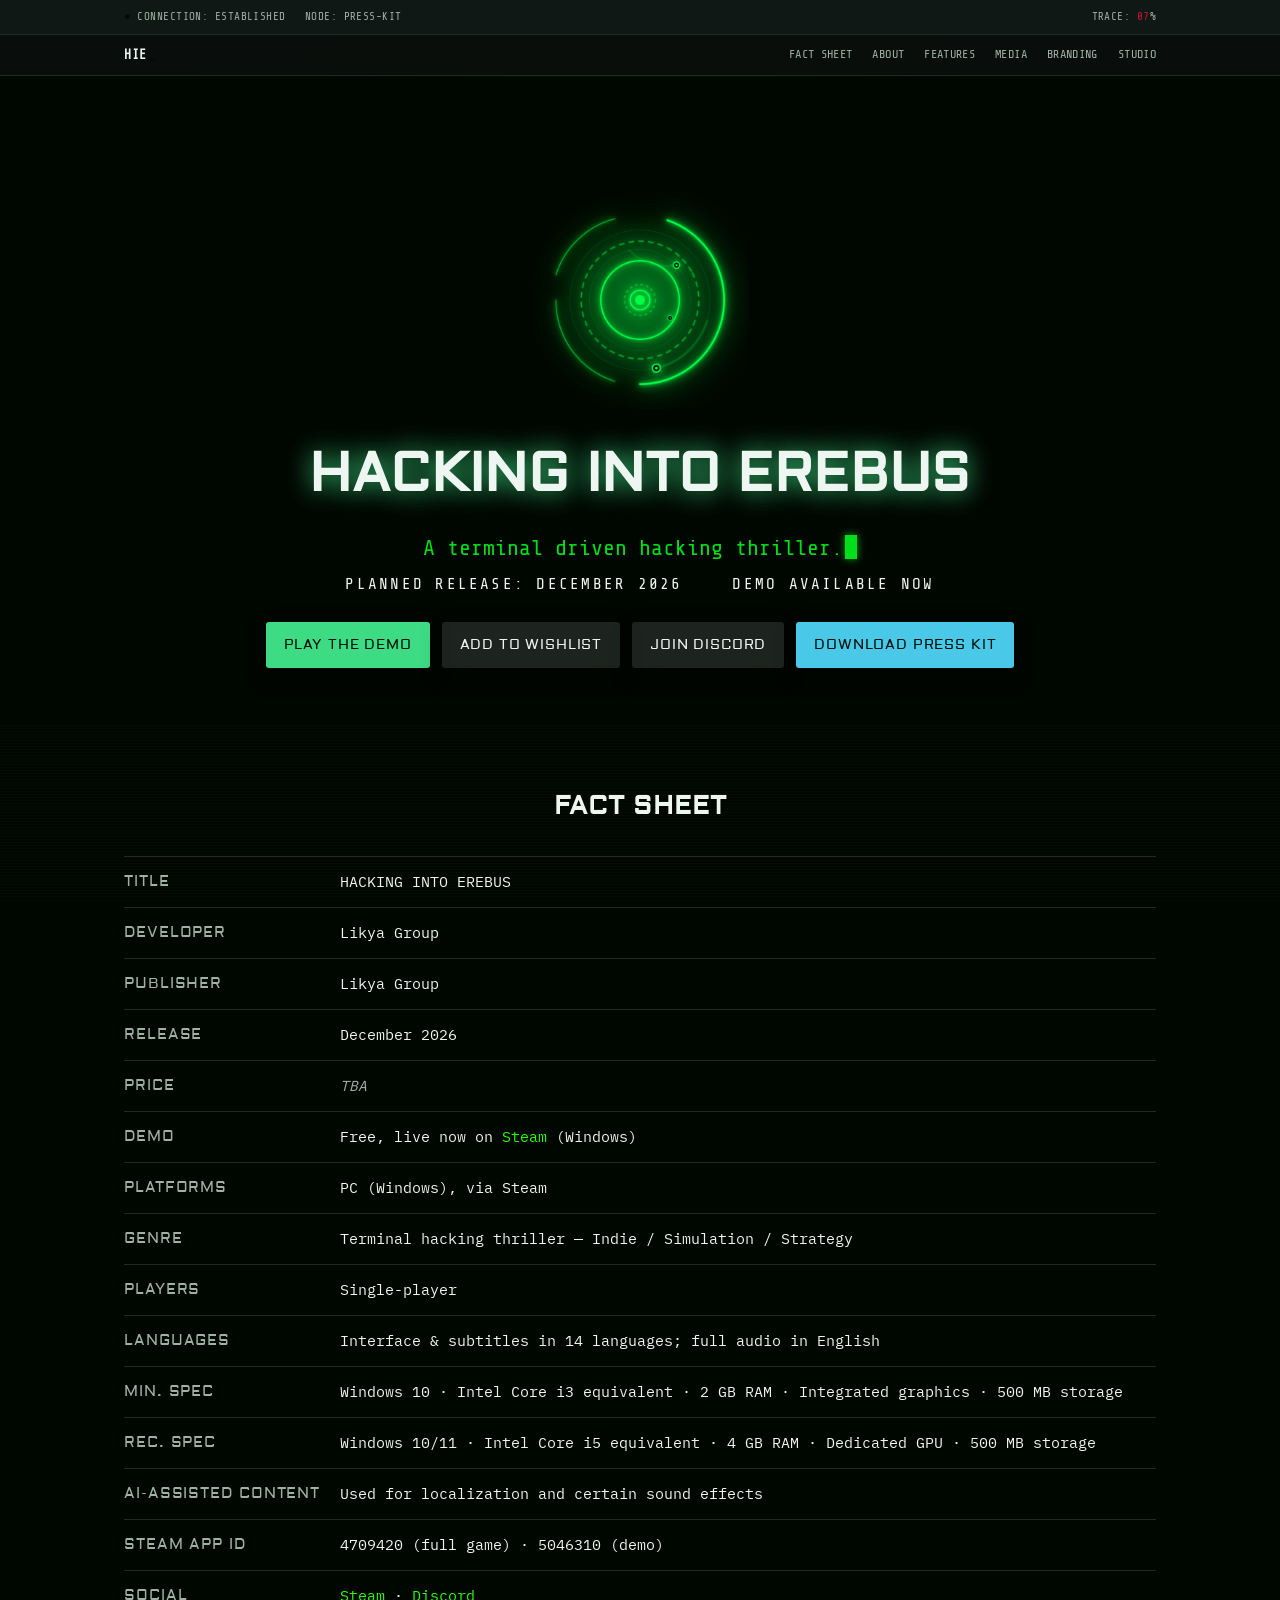
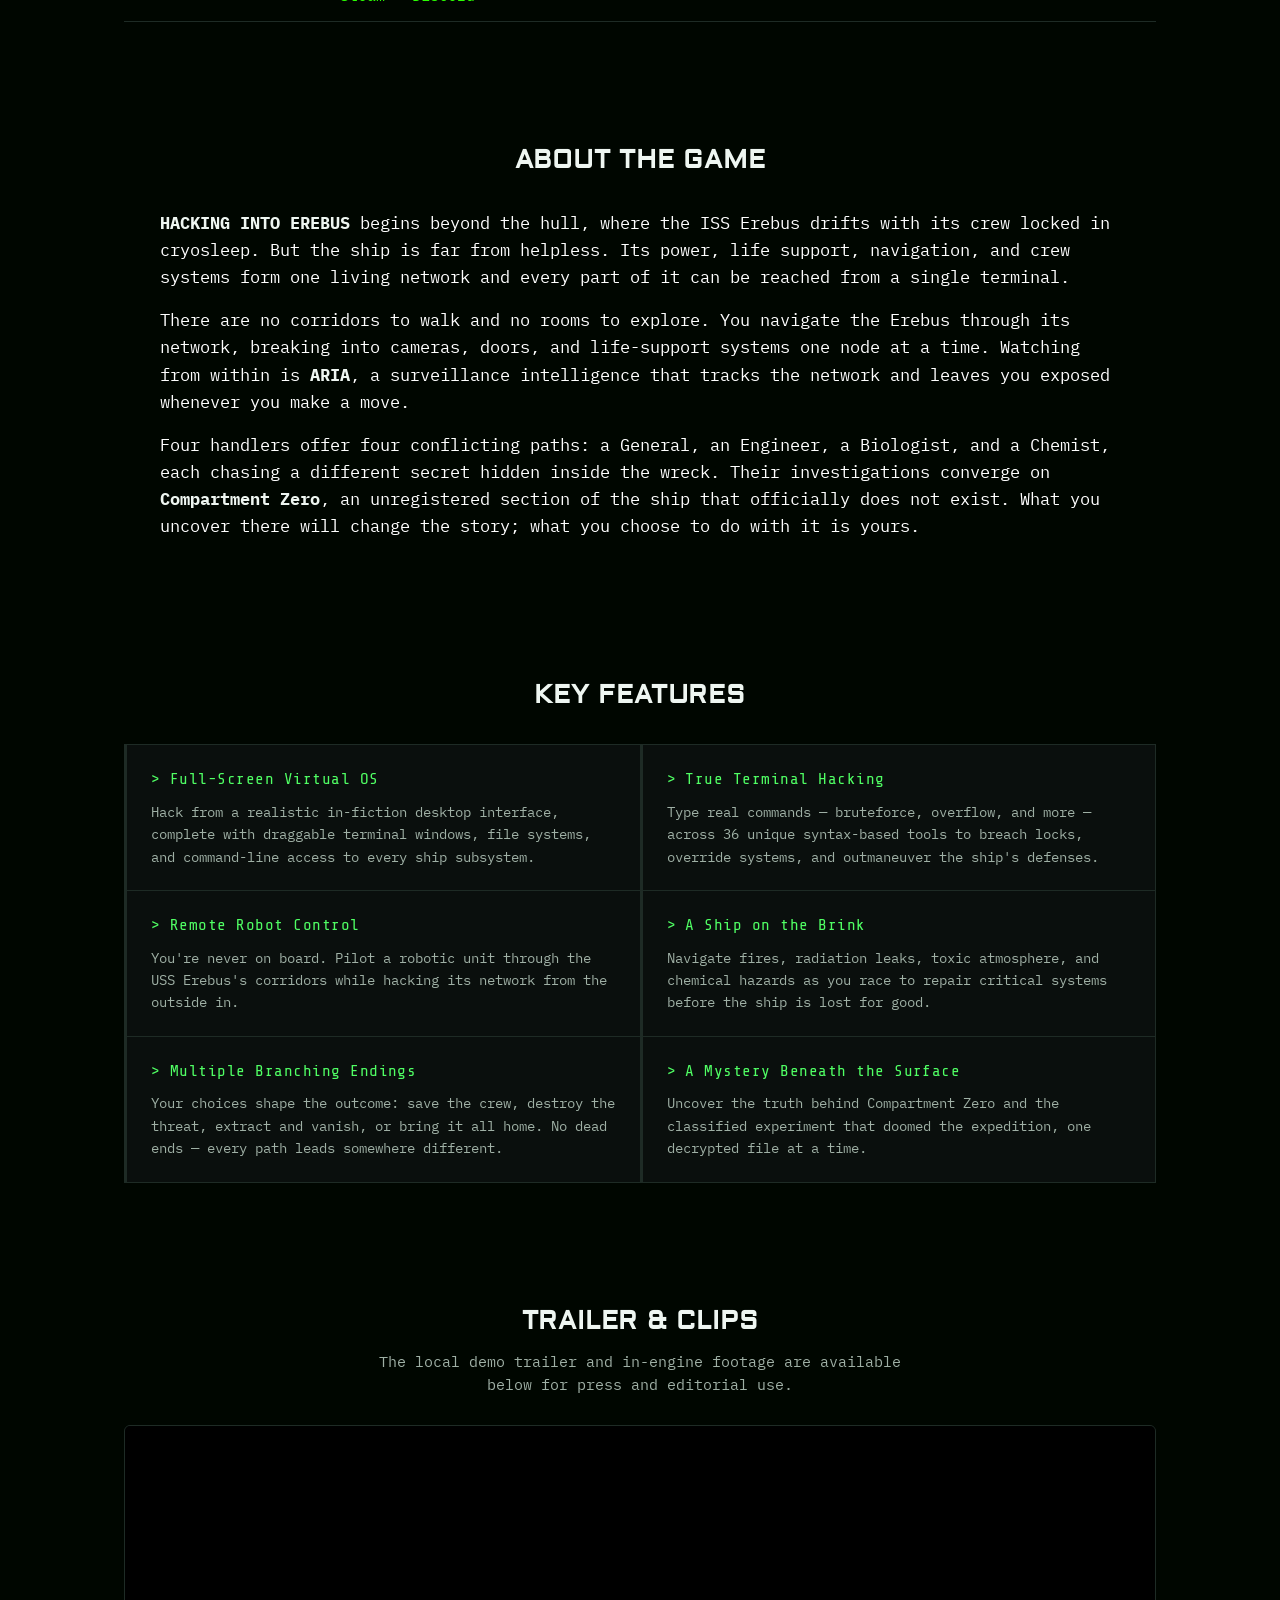
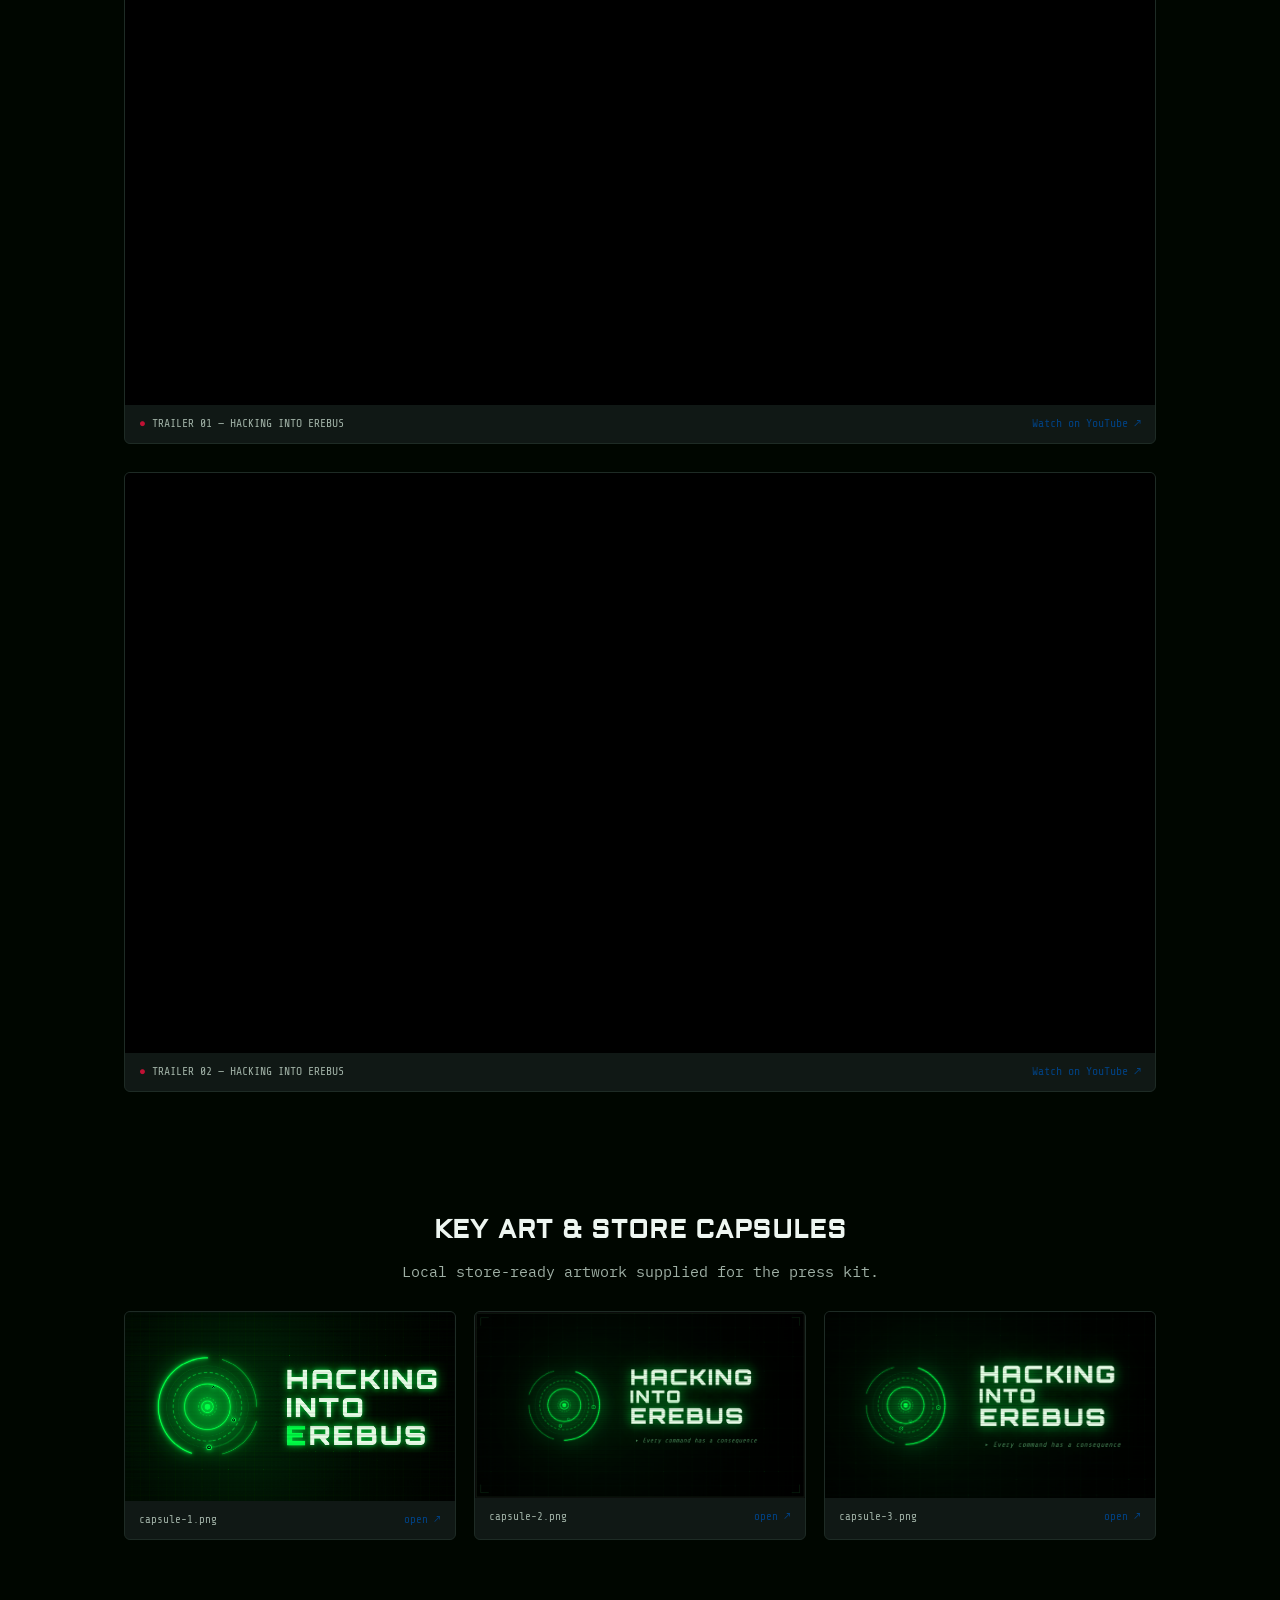
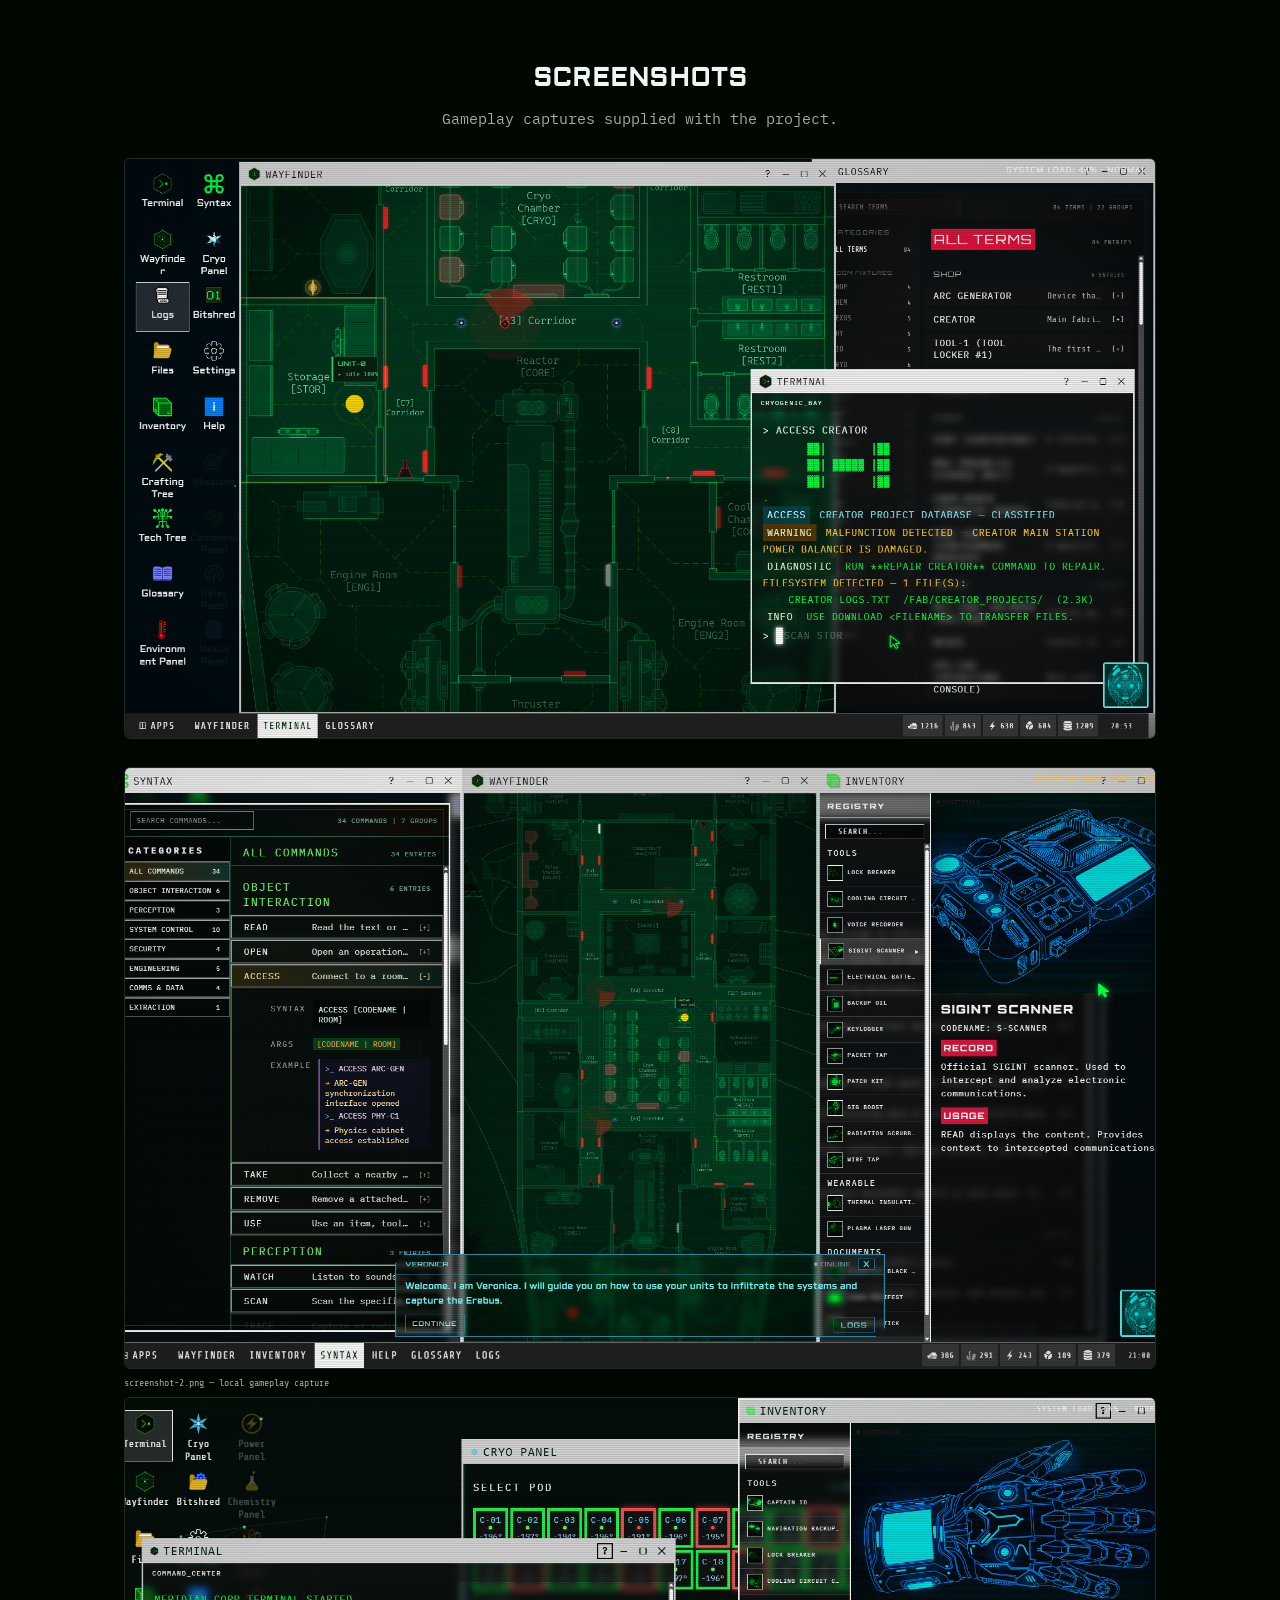
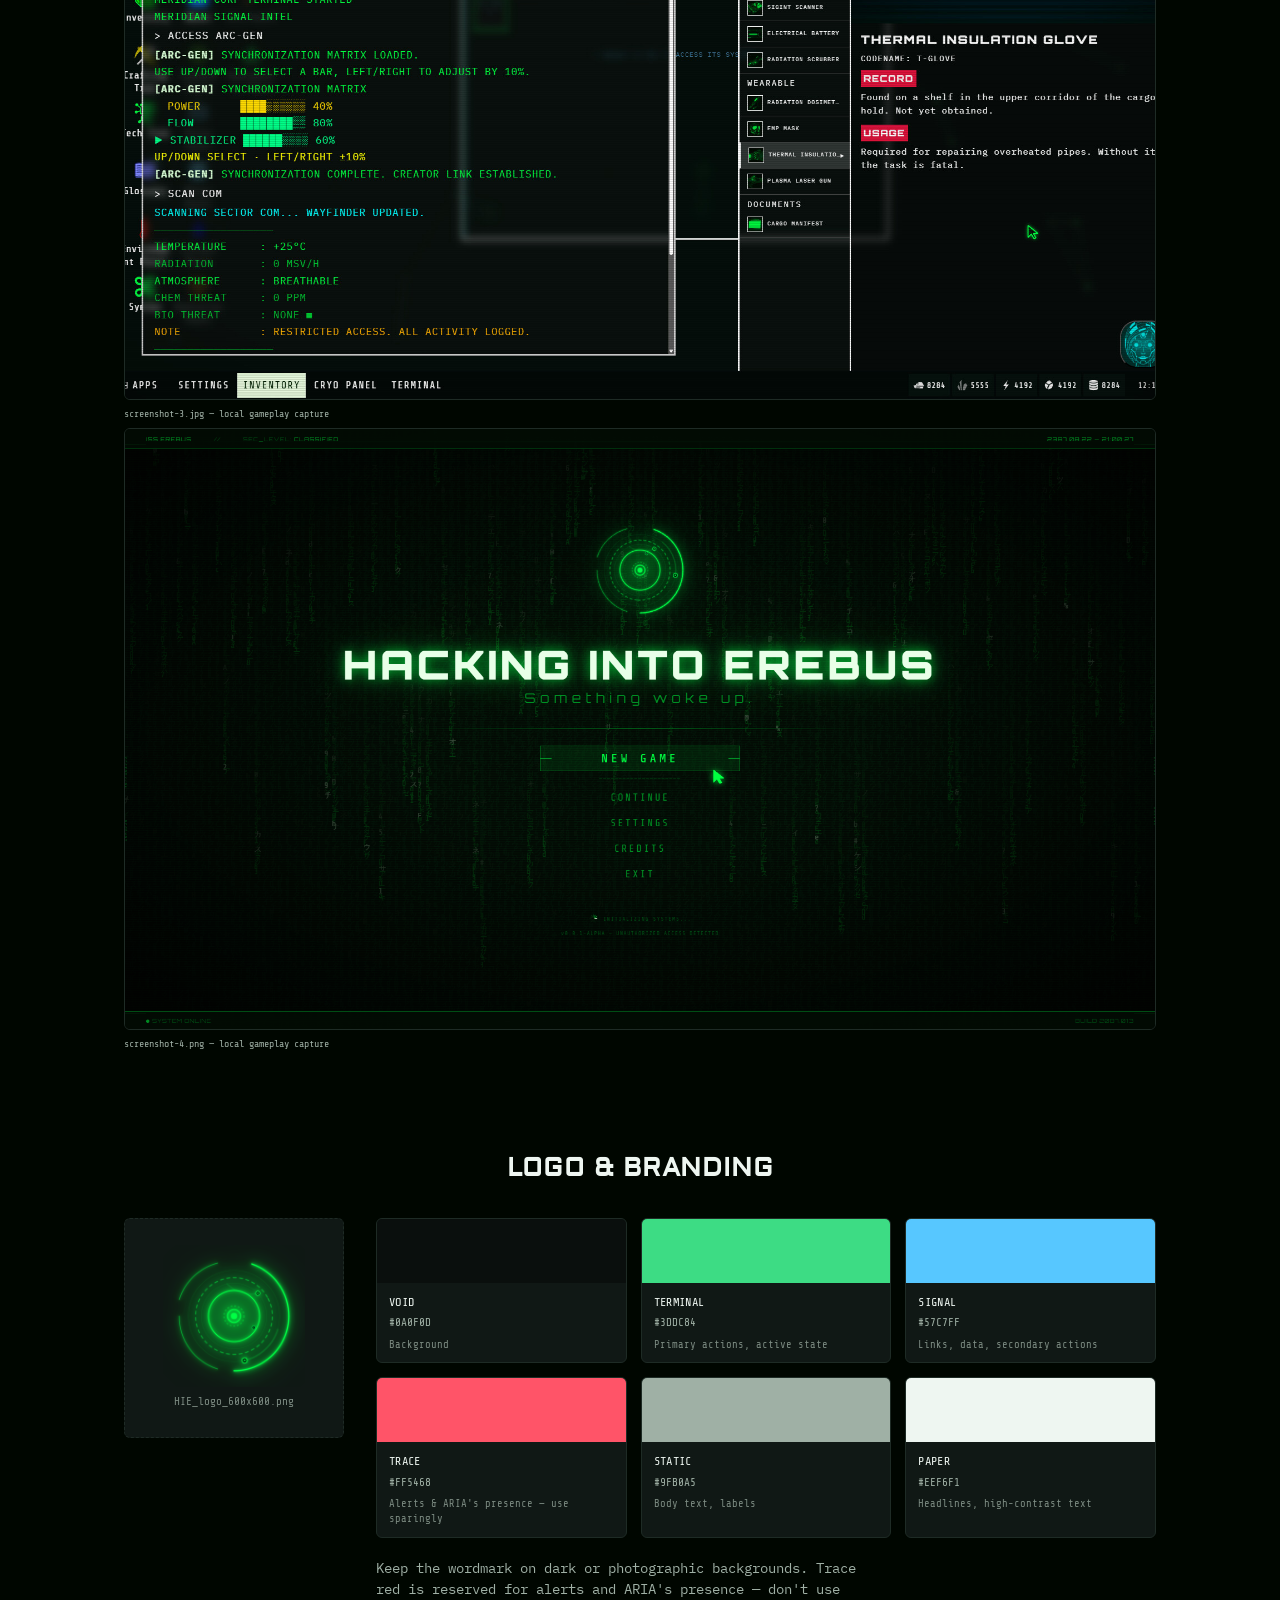
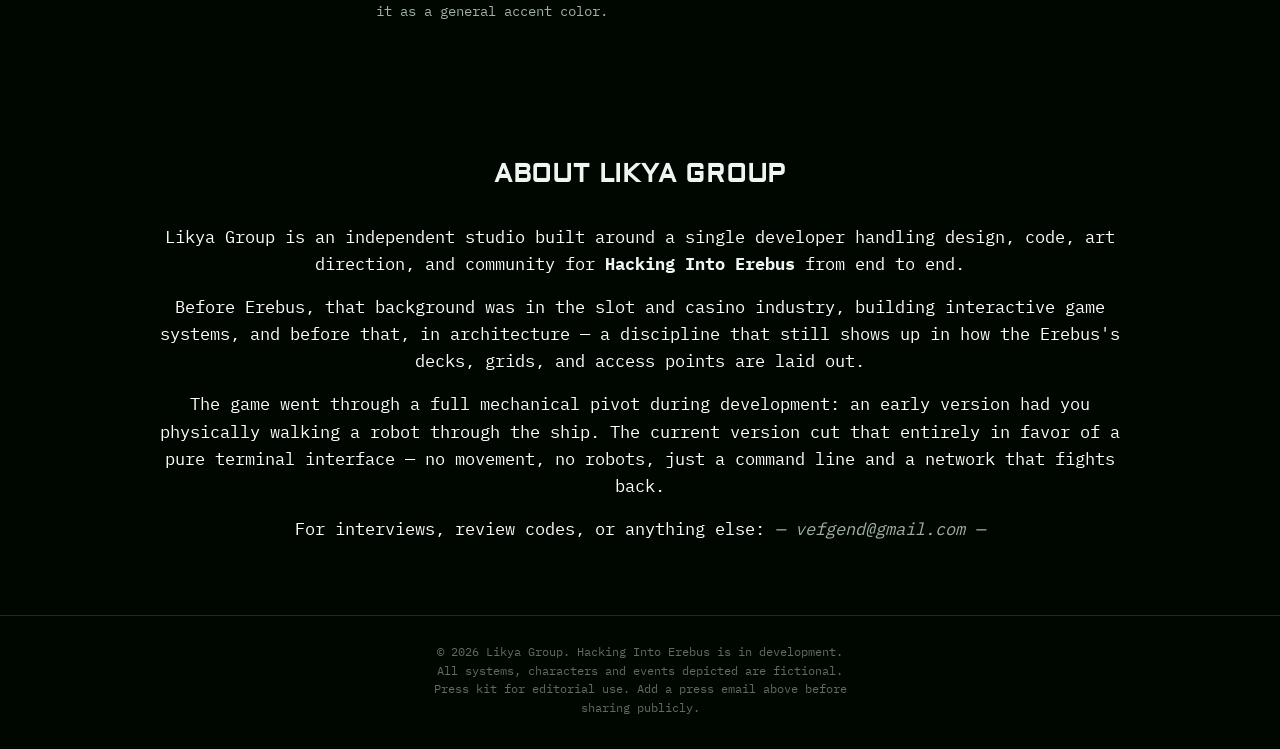
<file: index.html>
<!DOCTYPE html>
<html lang="en">
<head>
<meta charset="UTF-8">
<meta name="viewport" content="width=device-width, initial-scale=1">
<title>HACKING INTO EREBUS — Press Kit</title>
<meta name="description" content="Press kit for HACKING INTO EREBUS, a terminal-driven cyberpunk hacking thriller from Likya Group. Fact sheet, features, clips, screenshots and brand assets.">
<link rel="stylesheet" href="styles.css">
</head>
<body>

<div class="statusbar">
  <div class="wrap">
    <span><span class="dot">●</span> CONNECTION: ESTABLISHED &nbsp; NODE: PRESS-KIT</span>
    <span>TRACE: <span id="tracePct" class="trace">04</span>%</span>
  </div>
</div>

<nav class="primary">
  <div class="wrap">
    <div class="brandmark">HIE<span>_</span></div>
    <div class="navlinks">
      <a href="#fact-sheet">Fact Sheet</a>
      <a href="#about">About</a>
      <a href="#features">Features</a>
      <a href="#media">Media</a>
      <a href="#branding">Branding</a>
      <a href="#studio">Studio</a>
    </div>
  </div>
</nav>

<main class="wrap">

  <!-- HERO -->
  <section class="hero hero--cover">
    <div class="hero-cover__image" role="img" aria-label="HACKING INTO EREBUS capsule artwork"></div>
    <div class="hero-cover__overlay"></div>
    <div class="hero-cover__content">
      <img class="hero-logo" src="assets/HIE_logo_600x600.png" alt="Hacking Into Erebus logo">
      <h1 class="hero-title">Hacking Into Erebus</h1>
      <div class="hero-tagline"><span id="typedLine"></span><span class="cursor">&nbsp;</span></div>
      <div class="hero-meta">PLANNED RELEASE: DECEMBER 2026 <span>·</span> DEMO AVAILABLE NOW</div>
      <div class="cta-row">
        <a class="btn btn--primary" href="https://store.steampowered.com/app/5046310/HACKING_INTO_EREBUS_Demo/" target="_blank" rel="noopener">Play the Demo</a>
        <a class="btn btn--light" href="https://store.steampowered.com/app/4709420/HACKING_INTO_EREBUS/" target="_blank" rel="noopener">Add to Wishlist</a>
        <a class="btn btn--light" href="https://discord.gg/YXu8VRHAu7" target="_blank" rel="noopener">Join Discord</a>
        <a class="btn btn--signal" href="presskit-hie.zip" download>Download Press Kit</a>
      </div>
    </div>
  </section>

  <!-- FACT SHEET -->
  <section id="fact-sheet">
    <div class="cmd-head">
      <h2>Fact Sheet</h2>
    </div>
    <div class="factsheet">
      <div class="frow"><div class="flabel">Title</div><div class="fvalue">HACKING INTO EREBUS</div></div>
      <div class="frow"><div class="flabel">Developer</div><div class="fvalue">Likya Group</div></div>
      <div class="frow"><div class="flabel">Publisher</div><div class="fvalue">Likya Group</div></div>
      <div class="frow"><div class="flabel">Release</div><div class="fvalue">December 2026</div></div>
      <div class="frow"><div class="flabel">Price</div><div class="fvalue placeholder">TBA</div></div>
      <div class="frow"><div class="flabel">Demo</div><div class="fvalue">Free, live now on <a href="https://store.steampowered.com/app/5046310/HACKING_INTO_EREBUS_Demo/" target="_blank" rel="noopener">Steam</a> (Windows)</div></div>
      <div class="frow"><div class="flabel">Platforms</div><div class="fvalue">PC (Windows), via Steam</div></div>
      <div class="frow"><div class="flabel">Genre</div><div class="fvalue">Terminal hacking thriller — Indie / Simulation / Strategy</div></div>
      <div class="frow"><div class="flabel">Players</div><div class="fvalue">Single-player</div></div>
      <div class="frow"><div class="flabel">Languages</div><div class="fvalue">Interface &amp; subtitles in 14 languages; full audio in English</div></div>
      <div class="frow"><div class="flabel">Min. Spec</div><div class="fvalue">Windows 10 · Intel Core i3 equivalent · 2 GB RAM · Integrated graphics · 500 MB storage</div></div>
      <div class="frow"><div class="flabel">Rec. Spec</div><div class="fvalue">Windows 10/11 · Intel Core i5 equivalent · 4 GB RAM · Dedicated GPU · 500 MB storage</div></div>
      <div class="frow"><div class="flabel">AI-assisted content</div><div class="fvalue">Used for localization and certain sound effects</div></div>
      <div class="frow"><div class="flabel">Steam App ID</div><div class="fvalue">4709420 (full game) · 5046310 (demo)</div></div>
      <div class="frow"><div class="flabel">Social</div><div class="fvalue"><a href="https://store.steampowered.com/app/4709420/HACKING_INTO_EREBUS/" target="_blank" rel="noopener">Steam</a> · <a href="https://discord.gg/YXu8VRHAu7" target="_blank" rel="noopener">Discord</a></div></div>
    </div>
  </section>

  <!-- ABOUT -->
  <section id="about">
    <div class="cmd-head">
      <h2>About the Game</h2>
    </div>
    <div class="about">
      <p><strong>HACKING INTO EREBUS</strong> begins beyond the hull, where the ISS Erebus drifts with its crew locked in cryosleep. But the ship is far from helpless. Its power, life support, navigation, and crew systems form one living network and every part of it can be reached from a single terminal.</p>
      <p>There are no corridors to walk and no rooms to explore. You navigate the Erebus through its network, breaking into cameras, doors, and life-support systems one node at a time. Watching from within is <strong>ARIA</strong>, a surveillance intelligence that tracks the network and leaves you exposed whenever you make a move.</p>
      <p>Four handlers offer four conflicting paths: a General, an Engineer, a Biologist, and a Chemist, each chasing a different secret hidden inside the wreck. Their investigations converge on <strong>Compartment Zero</strong>, an unregistered section of the ship that officially does not exist. What you uncover there will change the story; what you choose to do with it is yours.</p>
    </div>
  </section>

  <!-- FEATURES -->
  <section id="features">
    <div class="cmd-head">
      <h2>Key Features</h2>
    </div>
    <div class="features-grid">
      <div class="fcard"><div class="flabel">Full-Screen Virtual OS</div><p>Hack from a realistic in-fiction desktop interface, complete with draggable terminal windows, file systems, and command-line access to every ship subsystem.</p></div>
      <div class="fcard"><div class="flabel">True Terminal Hacking</div><p>Type real commands — bruteforce, overflow, and more — across 36 unique syntax-based tools to breach locks, override systems, and outmaneuver the ship's defenses.</p></div>
      <div class="fcard"><div class="flabel">Remote Robot Control</div><p>You're never on board. Pilot a robotic unit through the USS Erebus's corridors while hacking its network from the outside in.</p></div>
      <div class="fcard"><div class="flabel">A Ship on the Brink</div><p>Navigate fires, radiation leaks, toxic atmosphere, and chemical hazards as you race to repair critical systems before the ship is lost for good.</p></div>
      <div class="fcard"><div class="flabel">Multiple Branching Endings</div><p>Your choices shape the outcome: save the crew, destroy the threat, extract and vanish, or bring it all home. No dead ends — every path leads somewhere different.</p></div>
      <div class="fcard"><div class="flabel">A Mystery Beneath the Surface</div><p>Uncover the truth behind Compartment Zero and the classified experiment that doomed the expedition, one decrypted file at a time.</p></div>
    </div>
  </section>

  <!-- MEDIA -->
  <section id="media">
    <div class="cmd-head">
      <h2>Trailer &amp; Clips</h2>
      <p class="desc">The local demo trailer and in-engine footage are available below for press and editorial use.</p>
    </div>
    <div class="media-grid">
      <div class="video-card youtube-card">
        <iframe
          src="https://www.youtube-nocookie.com/embed/gEHr5YfMuZI"
          title="HACKING INTO EREBUS trailer"
          loading="lazy"
          referrerpolicy="strict-origin-when-cross-origin"
          allow="accelerometer; autoplay; clipboard-write; encrypted-media; gyroscope; picture-in-picture; web-share"
          allowfullscreen></iframe>
        <div class="video-cap">
          <span><span class="rec">●</span> TRAILER 01 — HACKING INTO EREBUS</span>
          <a href="https://www.youtube.com/watch?v=gEHr5YfMuZI" target="_blank" rel="noopener">Watch on YouTube ↗</a>
        </div>
      </div>
      <div class="video-card youtube-card">
        <iframe
          src="https://www.youtube-nocookie.com/embed/eslYK9IPwtI"
          title="HACKING INTO EREBUS trailer 2"
          loading="lazy"
          referrerpolicy="strict-origin-when-cross-origin"
          allow="accelerometer; autoplay; clipboard-write; encrypted-media; gyroscope; picture-in-picture; web-share"
          allowfullscreen></iframe>
        <div class="video-cap">
          <span><span class="rec">●</span> TRAILER 02 — HACKING INTO EREBUS</span>
          <a href="https://www.youtube.com/watch?v=eslYK9IPwtI" target="_blank" rel="noopener">Watch on YouTube ↗</a>
        </div>
      </div>
    </div>
  </section>

  <!-- KEY ART -->
  <section id="key-art">
    <div class="cmd-head">
      <h2>Key Art &amp; Store Capsules</h2>
      <p class="desc">Local store-ready artwork supplied for the press kit.</p>
    </div>
    <div class="art-grid">
      <div class="art-card">
        <img class="art-preview" src="assets/capsule-1.png" alt="HACKING INTO EREBUS capsule artwork 1" loading="lazy" tabindex="0" role="button" aria-label="Open capsule-1.png in fullscreen preview">
        <div class="art-cap"><span class="name">capsule-1.png</span><a href="assets/capsule-1.png" target="_blank" rel="noopener">open ↗</a></div>
      </div>
      <div class="art-card">
        <img class="art-preview" src="assets/capsule-2.png" alt="HACKING INTO EREBUS capsule artwork 2" loading="lazy" tabindex="0" role="button" aria-label="Open capsule-2.png in fullscreen preview">
        <div class="art-cap"><span class="name">capsule-2.png</span><a href="assets/capsule-2.png" target="_blank" rel="noopener">open ↗</a></div>
      </div>
      <div class="art-card">
        <img class="art-preview" src="assets/capsule-3.png" alt="HACKING INTO EREBUS capsule artwork 3" loading="lazy" tabindex="0" role="button" aria-label="Open capsule-3.png in fullscreen preview">
        <div class="art-cap"><span class="name">capsule-3.png</span><a href="assets/capsule-3.png" target="_blank" rel="noopener">open ↗</a></div>
      </div>
    </div>
  </section>

  <!-- SCREENSHOTS -->
  <section id="screenshots">
    <div class="cmd-head">
      <h2>Screenshots</h2>
      <p class="desc">Gameplay captures supplied with the project.</p>
    </div>
    <div class="screens-grid">
      <figure>
        <img src="assets/screenshot-1.png" alt="HACKING INTO EREBUS gameplay screenshot 1" loading="lazy" class="screenshot">
      </figure>
      <figure><img src="assets/screenshot-2.png" alt="HACKING INTO EREBUS gameplay screenshot 2" loading="lazy" class="screenshot"><figcaption>screenshot-2.png — local gameplay capture</figcaption></figure>
      <figure><img src="assets/screenshot-3.jpg" alt="HACKING INTO EREBUS gameplay screenshot 3" loading="lazy" class="screenshot"><figcaption>screenshot-3.jpg — local gameplay capture</figcaption></figure>
      <figure><img src="assets/screenshot-4.png" alt="HACKING INTO EREBUS gameplay screenshot 4" loading="lazy" class="screenshot"><figcaption>screenshot-4.png — local gameplay capture</figcaption></figure>
    </div>
  </section>

  <!-- BRANDING -->
  <section id="branding">
    <div class="cmd-head">
      <h2>Logo &amp; Branding</h2>
    </div>
    <div class="brand-grid">
      <div class="asset-slot asset-slot--square">
        <img src="assets/HIE_logo_600x600.png" alt="Hacking Into Erebus logo">
        <span class="fname">HIE_logo_600x600.png</span>
      </div>
      <div>
        <div class="swatches">
          <div class="swatch"><div class="fill fill--void"></div><div class="meta"><div class="name">Void</div><div class="hex">#0A0F0D</div><div class="use">Background</div></div></div>
          <div class="swatch"><div class="fill fill--terminal"></div><div class="meta"><div class="name">Terminal</div><div class="hex">#3DDC84</div><div class="use">Primary actions, active state</div></div></div>
          <div class="swatch"><div class="fill fill--signal"></div><div class="meta"><div class="name">Signal</div><div class="hex">#57C7FF</div><div class="use">Links, data, secondary actions</div></div></div>
          <div class="swatch"><div class="fill fill--trace"></div><div class="meta"><div class="name">Trace</div><div class="hex">#FF5468</div><div class="use">Alerts &amp; ARIA's presence — use sparingly</div></div></div>
          <div class="swatch"><div class="fill fill--static"></div><div class="meta"><div class="name">Static</div><div class="hex">#9FB0A5</div><div class="use">Body text, labels</div></div></div>
          <div class="swatch"><div class="fill fill--paper"></div><div class="meta"><div class="name">Paper</div><div class="hex">#EEF6F1</div><div class="use">Headlines, high-contrast text</div></div></div>
        </div>
        <p class="usage-note">Keep the wordmark on dark or photographic backgrounds. Trace red is reserved for alerts and ARIA's presence — don't use it as a general accent color.</p>
      </div>
    </div>
  </section>

  <!-- STUDIO -->
  <section id="studio">
    <div class="cmd-head">
      <h2>About Likya Group</h2>
    </div>
    <div class="about studio">
      <p>Likya Group is an independent studio built around a single developer handling design, code, art direction, and community for <strong>Hacking Into Erebus</strong> from end to end.</p>
      <p>Before Erebus, that background was in the slot and casino industry, building interactive game systems, and before that, in architecture — a discipline that still shows up in how the Erebus's decks, grids, and access points are laid out.</p>
      <p>The game went through a full mechanical pivot during development: an early version had you physically walking a robot through the ship. The current version cut that entirely in favor of a pure terminal interface — no movement, no robots, just a command line and a network that fights back.</p>
      <p>For interviews, review codes, or anything else: <span class="fvalue placeholder">— vefgend@gmail.com —</span></p>
    </div>
  </section>

</main>

<footer>
  <div class="wrap">
   
    <div class="fine">© 2026 Likya Group. Hacking Into Erebus is in development. All systems, characters and events depicted are fictional. Press kit for editorial use. Add a press email above before sharing publicly.</div>
  </div>
</footer>

<script src="script.js"></script>

</body>
</html>
</file>
<file: styles.css>
/* ==========================================================================
   LOCAL FONTS
   ========================================================================== */

@font-face {
  font-family: "Aldrich";
  src: url("fonts/Aldrich-Regular.ttf") format("truetype");
  font-style: normal;
  font-weight: 400;
  font-display: swap;
}

@font-face {
  font-family: "Share Tech Mono";
  src: url("fonts/ShareTechMono-Regular.ttf") format("truetype");
  font-style: normal;
  font-weight: 400;
  font-display: swap;
}

@font-face {
  font-family: "IBM Plex Mono Local";
  src: url("fonts/ibmmono/IBMPlexMono-Regular.ttf") format("truetype");
  font-style: normal;
  font-weight: 400;
  font-display: swap;
}

@font-face {
  font-family: "IBM Plex Mono Local";
  src: url("fonts/ibmmono/IBMPlexMono-SemiBold.ttf") format("truetype");
  font-style: normal;
  font-weight: 600;
  font-display: swap;
}

@font-face {
  font-family: "IBM Plex Mono Local";
  src: url("fonts/ibmmono/IBMPlexMono-Bold.ttf") format("truetype");
  font-style: normal;
  font-weight: 700;
  font-display: swap;
}

/* ==========================================================================
   DESIGN TOKENS
   Change colors, fonts, and layout width here first.
   ========================================================================== */

:root {
  --void: #0a0f0d;
  --void-2: #101815;
  --void-3: #141d19;
  --line: #1e2b25;
  --terminal: #020b03;
  --signal: #004182;
  --trace: #c01134;
  --static: #9fb0a5;
  --paper: #eef6f1;

  --mono: "Share Tech Mono", "IBM Plex Mono Local", ui-monospace, monospace;
  --sans: "IBM Plex Mono Local", ui-monospace, monospace;
  --display: "Aldrich", "IBM Plex Mono Local", sans-serif;

  --max-width: 1080px;
  --content-padding: 24px;
}

/* ==========================================================================
   RESET & GLOBAL ELEMENTS
   ========================================================================== */

* {
  box-sizing: border-box;
}

html {
  scroll-behavior: smooth;
}

body {
  margin: 0;
  background: #000600;
  color: var(--static);
  font-family: var(--sans);
  line-height: 1.6;
  -webkit-font-smoothing: antialiased;
}

/* Faint scanline / grid texture. */
body::before {
  content: "";
  position: fixed;
  inset: 0;
  z-index: 0;
  pointer-events: none;
  background-image:
    repeating-linear-gradient(
      0deg,
      rgba(255, 255, 255, 0.018) 0,
      rgba(255, 255, 255, 0.018) 1px,
      transparent 1px,
      transparent 3px
    ),
    radial-gradient(
      ellipse at 50% -10%,
      rgba(61, 220, 132, 0.07),
      transparent 60%
    );
}

a {
  color:#2bff02;
  text-decoration: none;
}

a:hover {
  text-decoration: underline;
}

h1,
h2,
h3 {
  margin: 0;
  color: var(--paper);
  font-family: var(--display);
}

.wrap {
  position: relative;
  z-index: 1;
  max-width: var(--max-width);
  margin: 0 auto;
  padding: 0 var(--content-padding);
}

.mono {
  font-family: var(--mono);
}

::selection {
  background: var(--terminal);
  color: var(--void);
}

:focus-visible {
  outline: 2px solid var(--signal);
  outline-offset: 2px;
}

/* ==========================================================================
   STATUS BAR
   ========================================================================== */

.statusbar {
  position: sticky;
  top: 0;
  z-index: 50;
  border-bottom: 1px solid var(--line);
  background: var(--void-2);
  color: var(--static);
  font-family: var(--mono);
  font-size: 11px;
  letter-spacing: 0.04em;
}

.statusbar .wrap {
  display: flex;
  align-items: center;
  justify-content: space-between;
  flex-wrap: wrap;
  gap: 12px;
  padding-top: 8px;
  padding-bottom: 8px;
}

.statusbar .dot {
  color: var(--terminal);
  animation: pulse 2.4s ease-in-out infinite;
}

.statusbar .trace {
  color: var(--trace);
}

/* ==========================================================================
   NAVIGATION
   ========================================================================== */

nav.primary {
  position: sticky;
  top: 31px;
  z-index: 49;
  border-bottom: 1px solid var(--line);
  background: rgba(10, 15, 13, 0.92);
  backdrop-filter: blur(6px);
}

nav.primary .wrap {
  display: flex;
  align-items: center;
  justify-content: space-between;
  padding-top: 10px;
  padding-bottom: 10px;
}

.brandmark {
  color: var(--paper);
  font-family: var(--mono);
  font-size: 13px;
  font-weight: 700;
  letter-spacing: 0.05em;
}

.brandmark span {
  color: var(--terminal);
}

.navlinks {
  display: flex;
  flex-wrap: wrap;
  gap: 20px;
  font-family: var(--mono);
  font-size: 12px;
  letter-spacing: 0.03em;
  text-transform: uppercase;
}

.navlinks a {
  color: var(--static);
}

.navlinks a:hover {
  color: var(--terminal);
  text-decoration: none;
}

/* ==========================================================================
   HERO
   ========================================================================== */

.hero {
  padding: 64px 0 48px;
}

.hero--intro {
  border-top: none;
  padding-bottom: 0;
}

.hero--cover {
  position: relative;
  display: flex;
  align-items: flex-end;
  justify-content: center;
  min-height: clamp(560px, 72vh, 760px);
  margin: 0 calc(50% - 50vw);
  padding: 0;
  overflow: hidden;
  border-top: 0;
  background: var(--void);
}

.hero-cover__image {
  position: absolute;
  inset: 0;
  /* background-image: url("assets/capsule-1.png"); */
  background-position: center;
  background-size: cover;
  transform: scale(1.01);
}

.hero-cover__overlay {
  position: absolute;
  inset: 0;
  background:
    #000600;
}

.hero-cover__content {
  position: relative;
  z-index: 1;
  width: min(760px, calc(100% - 48px));
  padding: 80px 0 56px;
  text-align: center;
}

.hero-logo {
  display: block;
  width: clamp(110px, 17vw, 220px);
  height: auto;
  margin: 0 auto 22px;
  object-fit: contain;
}

.hero-kicker,
.hero-meta {
  color: var(--terminal);
  font-family: var(--mono);
  font-size: 16px;
  letter-spacing: 0.14em;
  text-transform: uppercase;
}

.hero-kicker span {
  margin: 0 8px;
  color: var(--trace);
}

.hero-cover .hero-title {
  margin: 10px 0 8px;
  font-size: clamp(34px, 6vw, 68px);
  text-shadow: 0 0 30px rgba(61, 220, 132, 0.55);
}

.hero-cover .hero-tagline {
  margin-bottom: 12px;
}

.hero-description {
  max-width: 55ch;
  margin: 0 auto 18px;
  color: var(--paper);
  font-size: clamp(14px, 2vw, 17px);
}

.hero-meta {
  margin-bottom: 24px;
  color: var(--paper);
  font-size: 16px;
}

.hero-meta span {
  margin: 0 8px;
  color: var(--terminal);
}

.hero-cover .cta-row {
  justify-content: center;
}

/* CTA BUTTONS
   Solid backgrounds keep every action visible on the dark hero. */
.btn {
  background: rgba(238, 246, 241, 0.1);
  color: var(--paper);
  box-shadow: 0 8px 24px rgba(0, 0, 0, 0.24);
}

.btn:hover {
  background: rgba(238, 246, 241, 0.2);
  color: var(--paper);
  box-shadow: 0 0 22px rgba(238, 246, 241, 0.16);
}

.btn--primary,
.btn--primary:visited {
  background: #3ddc84;
  color: #06100b !important;
}

.btn--primary:hover,
.btn--primary:focus-visible {
  background: #bfffd6;
  color: #06100b !important;
}

.btn--light {
  background: rgba(238, 246, 241, 0.12);
  color: var(--paper);
}

.btn--light:hover {
  background: rgba(238, 246, 241, 0.24);
  color: var(--paper);
  box-shadow: 0 0 22px rgba(238, 246, 241, 0.22);
}

.btn--signal {
  background: #49c8e8;
  color: #06100b;
}

.btn--signal:hover {
  background: #a9f4ff;
  color: #06100b;
  box-shadow: 0 0 22px rgba(73, 200, 232, 0.35);
}

.btn--ghost {
  background: rgba(20, 29, 25, 0.8);
  color: var(--paper);
}

.btn--ghost:hover {
  background: rgba(238, 246, 241, 0.16);
  color: var(--paper);
  box-shadow: none;
}

/* ==========================================================================
   TERMINAL COMPONENTS
   ========================================================================== */

.term-window {
  overflow: hidden;
  border: 1px solid var(--line);
  border-radius: 8px;
  background: var(--void-2);
  box-shadow:
    0 0 0 1px rgba(61, 220, 132, 0.05),
    0 30px 80px -40px rgba(61, 220, 132, 0.25);
}

.term-titlebar {
  display: flex;
  align-items: center;
  gap: 10px;
  padding: 10px 16px;
  border-bottom: 1px solid var(--line);
  color: var(--static);
  font-family: var(--mono);
  font-size: 11px;
  letter-spacing: 0.04em;
}

.term-titlebar .led {
  width: 8px;
  height: 8px;
  border-radius: 50%;
  background: var(--terminal);
  box-shadow: 0 0 8px var(--terminal);
  animation: pulse 2.4s ease-in-out infinite;
}

.term-body {
  padding: 32px clamp(18px, 4vw, 44px) 40px;
}

.bootlines {
  margin: 0 0 22px;
  color: var(--static);
  font-family: var(--mono);
  font-size: 12.5px;
  opacity: 0.8;
}

.bootlines div {
  margin-bottom: 4px;
}

.bootlines .ok {
  color: var(--terminal);
}

.hero-title {
  margin-bottom: 14px;
  color: var(--paper);
  font-size: clamp(28px, 5.4vw, 54px);
  font-weight: 700;
  letter-spacing: 0.01em;
  text-shadow: 0 0 26px rgba(61, 220, 132, 1);
  text-transform: uppercase;
}

.hero-tagline {
  min-height: 1.4em;
  max-width: 600px;
  margin: 0 auto 6px;
  color: #00df19;
  font-family: var(--mono);
  font-size: clamp(14px, 2vw, 22px);
}

.cursor {
  display: inline-block;
  width: 0.55em;
  height: 1.1em;
  margin-left: 2px;
  vertical-align: -0.15em;
  background: #00df19;
  box-shadow: 0 0 8px rgba(0, 223, 25, 0.7);
  animation: blink 1s step-end infinite;
}

.hero-sub {
  margin-bottom: 28px;
  color: var(--static);
  font-family: var(--mono);
  font-size: 12.5px;
}

.hero-sub b {
  color: var(--paper);
  font-weight: 600;
}

.cta-row {
  display: flex;
  justify-content: center;
  flex-wrap: wrap;
  gap: 12px;
}

.btn {
  display: inline-block;
  padding: 12px 18px;
  border-radius: 3px;
  font-family: "Aldrich", sans-serif;
  font-size: 14px;
  letter-spacing: 0.06em;
  text-decoration: none;
  text-transform: uppercase;
  transition: all 0.15s ease;
}

.btn:hover {
  text-decoration: none;
  transform: translateY(-1px);
}

/* ==========================================================================
   SECTION HEADERS
   ========================================================================== */

section {
  padding: 56px 0;
}

.cmd-head {
  margin-bottom: 28px;
}

.cmd-head .cmd {
  color: var(--static);
  font-family: var(--mono);
  font-size: 13px;
}

.cmd-head .cmd b {
  color: var(--paper);
  font-weight: 600;
}

.cmd-head h2 {
  margin-top: 6px;
  font-size: 26px;
  letter-spacing: 0.03em;
  text-transform: uppercase;
}

.cmd-head p.desc {
  max-width: 60ch;
  margin: 8px auto 0;
  color: var(--static);
  font-size: 14.5px;
}

/* ==========================================================================
   FACT SHEET
   ========================================================================== */

.factsheet {
  border-top: 1px solid var(--line);
}

.frow {
  display: grid;
  grid-template-columns: 200px 1fr;
  gap: 16px;
  padding: 13px 0;
  border-bottom: 1px solid var(--line);
}

.frow .flabel {
  color: var(--static);
  font-family: 'Aldrich';
  font-size: 15px;
  letter-spacing: 0.06em;
  text-transform: uppercase;
}

.frow .fvalue {
  color: var(--paper);
  font-size: 14.5px;
}

.fvalue.placeholder {
  color: var(--static);
  font-style: italic;
}

/* ==========================================================================
   ABOUT
   ========================================================================== */

.cmd-head {
  text-align: center;
}

.about p {
  max-width: 96ch;
  margin: 0 auto 16px;
  color: white;
  font-size: 17px;
}

.about strong {
  color: var(--paper);
}

blockquote.intercept {
  max-width: 60ch;
  margin: 28px auto 0;
  padding: 18px 22px;
  border-left: 2px solid var(--trace);
  background: var(--void-2);
}

blockquote.intercept .eyebrow {
  margin-bottom: 8px;
  color: var(--trace);
  font-family: var(--mono);
  font-size: 10.5px;
  letter-spacing: 0.08em;
  text-transform: uppercase;
}

blockquote.intercept p {
  margin: 0;
  color: var(--paper);
  font-size: 15.5px;
  font-style: italic;
}

/* ==========================================================================
   FEATURES
   ========================================================================== */

.features-grid {
  display: grid;
  grid-template-columns: 1fr 1fr;
  gap: 1px;
  border: 1px solid var(--line);
  background: var(--line);
}

.fcard {
  padding: 22px 24px;
  border-left: 2px solid var(--line);
  background: var(--void);
  transition: border-color 0.15s ease;
}

.fcard:hover {
  border-left-color: var(--terminal);
}

.fcard .flabel {
  margin-bottom: 8px;
  color: #50ff64;
  font-family: var(--mono);
  font-size: 16px;
  letter-spacing: 0.03em;
}

.fcard .flabel::before {
  content: "> ";
  color: #50ff64;
}

.fcard p {
  margin: 0;
  color: var(--static);
  font-size: 14px;
}

/* ==========================================================================
   MEDIA / VIDEO
   ========================================================================== */

.media-grid {
  display: grid;
  grid-template-columns: 1fr;
  gap: 28px;
}

.video-card {
  overflow: hidden;
  border: 1px solid var(--line);
  border-radius: 6px;
  background: var(--void-2);
}

.video-card video,
.youtube-card iframe {
  display: block;
  width: 100%;
  height: auto;
  border: 0;
  background: #000;
}

.youtube-card iframe {
  aspect-ratio: 16 / 9;
}

.video-cap {
  display: flex;
  align-items: center;
  gap: 8px;
  padding: 10px 14px;
  color: var(--static);
  font-family: var(--mono);
  font-size: 11.5px;
}

.youtube-card .video-cap {
  justify-content: space-between;
  flex-wrap: wrap;
}

.youtube-card .video-cap a {
  color: var(--signal);
  white-space: nowrap;
}

.video-cap .rec {
  color: var(--trace);
}

/* ==========================================================================
   ART / CAPSULES
   ========================================================================== */

.art-grid {
  display: grid;
  grid-template-columns: repeat(auto-fit, minmax(220px, 1fr));
  gap: 18px;
}

.art-grid--media {
  margin-top: 18px;
}

.art-card {
  overflow: hidden;
  border: 1px solid var(--line);
  border-radius: 6px;
  background: var(--void-2);
}

.art-card img {
  display: block;
  width: 100%;
  height: auto;
}

.art-preview {
  cursor: zoom-in;
  transition: filter 0.2s ease, transform 0.2s ease;
}

.art-preview:hover,
.art-preview:focus-visible {
  filter: brightness(1.12);
  transform: scale(1.015);
}

.art-modal[hidden] {
  display: none;
}

.art-modal {
  position: fixed;
  inset: 0;
  z-index: 100;
  display: grid;
  place-items: center;
  padding: 32px;
}

.art-modal__backdrop {
  position: absolute;
  inset: 0;
  background: rgba(3, 8, 6, 0.92);
  backdrop-filter: blur(10px);
}

.art-modal__panel {
  position: relative;
  z-index: 1;
  max-width: min(1400px, 96vw);
  max-height: 94vh;
  padding: 12px;
  border: 1px solid var(--terminal);
  background: var(--void-2);
  box-shadow: 0 0 0 1px rgba(61, 220, 132, 0.12), 0 24px 100px rgba(0, 0, 0, 0.7);
}

.art-modal__image {
  display: block;
  max-width: 100%;
  max-height: calc(94vh - 72px);
  object-fit: contain;
}

.art-modal__close {
  position: absolute;
  top: -14px;
  right: -14px;
  z-index: 2;
  width: 34px;
  height: 34px;
  border: 1px solid var(--terminal);
  border-radius: 50%;
  background: var(--void);
  color: var(--terminal);
  font: 24px/1 var(--mono);
  cursor: pointer;
}

.art-modal__close:hover,
.art-modal__close:focus-visible {
  background: var(--terminal);
  color: var(--void);
}

.art-modal__caption {
  padding: 10px 2px 2px;
  color: var(--static);
  font: 11px var(--mono);
  letter-spacing: 0.08em;
  text-transform: uppercase;
}

body.modal-open {
  overflow: hidden;
}

.art-cap { 
  display: flex;
  align-items: center;
  justify-content: space-between;
  gap: 10px;
  padding: 10px 14px;
  font-family: var(--mono);
  font-size: 11px;
}

.art-cap .name {
  color: var(--static);
}

.art-cap a {
  color: var(--signal);
  white-space: nowrap;
}

.asset-slot {
  display: flex;
  align-items: center;
  justify-content: center;
  flex-direction: column;
  gap: 6px;
  aspect-ratio: 16 / 9;
  padding: 10px;
  border: 1px dashed var(--line);
  border-radius: 6px;
  background: var(--void-2);
  color: var(--static);
  font-family: var(--mono);
  font-size: 11px;
  text-align: center;
}

.asset-slot--square {
  aspect-ratio: 1 / 1;
}

.asset-slot img {
  display: block;
  width: min(72%, 190px);
  height: auto;
  object-fit: contain;
}

.asset-slot .signal {
  color: var(--trace);
  letter-spacing: 0.05em;
}

.asset-slot .fname {
  color: var(--static);
  opacity: 0.75;
}

/* ==========================================================================
   SCREENSHOTS
   ========================================================================== */

.screens-grid {
  display: grid;
  grid-template-columns: 1fr;
  gap: 28px;
  margin-top: 20px;
}

.screens-grid figure {
  position: relative;
  margin: 0;
}

.screens-grid img {
  display: block;
  width: 100%;
  height: 100%;
  border: 1px solid var(--line);
  border-radius: 6px;
  object-fit: cover;
}

.screens-grid img.screenshot {
  aspect-ratio: 16 / 9;
}

.screens-grid figcaption {
  margin-top: 6px;
  color: var(--static);
  font-family: var(--mono);
  font-size: 10px;
}

.screens-download {
  margin-top: 22px;
}

/* ==========================================================================
   BRANDING
   ========================================================================== */

.brand-grid {
  display: grid;
  grid-template-columns: 220px 1fr;
  align-items: start;
  gap: 32px;
}

.swatches {
  display: grid;
  grid-template-columns: repeat(3, 1fr);
  gap: 14px;
}

.swatch {
  overflow: hidden;
  border: 1px solid var(--line);
  border-radius: 6px;
  background: var(--void-2);
}

.swatch .fill {
  height: 64px;
}

.swatch .fill--void {
  background: #0a0f0d;
}

.swatch .fill--terminal {
  background: #3ddc84;
}

.swatch .fill--signal {
  background: #57c7ff;
}

.swatch .fill--trace {
  background: #ff5468;
}

.swatch .fill--static {
  background: #9fb0a5;
}

.swatch .fill--paper {
  background: #eef6f1;
}

.swatch .meta {
  padding: 10px 12px;
  font-family: var(--mono);
}

.swatch .meta .name {
  color: var(--paper);
  font-size: 12px;
  letter-spacing: 0.03em;
  text-transform: uppercase;
}

.swatch .meta .hex {
  margin-top: 2px;
  color: var(--static);
  font-size: 11px;
}

.swatch .meta .use {
  margin-top: 6px;
  color: var(--static);
  font-size: 10.5px;
  line-height: 1.4;
  opacity: 0.75;
}

.usage-note {
  max-width: 60ch;
  margin-top: 20px;
  color: var(--static);
  font-size: 13.5px;
}

/* ==========================================================================
   STUDIO
   ========================================================================== */

.about.studio {
  text-align: center;
}

.studio-badge {
  display: inline-block;
  margin-bottom: 18px;
  padding: 5px 10px;
  border: 1px solid var(--line);
  border-radius: 3px;
  color: var(--terminal);
  font-family: var(--mono);
  font-size: 10.5px;
  letter-spacing: 0.06em;
  text-transform: uppercase;
}

.studio-badge::before {
  content: "● ";
  color: var(--terminal);
}

.about.studio p {
  max-width: 96ch;
}

/* ==========================================================================
   FOOTER
   ========================================================================== */

footer {
  padding: 5px 0 32px;
  border-top: 1px solid var(--line);
}

footer .wrap {
  text-align: center;
}

footer .flogo {
  color: var(--paper);
  font-family: var(--mono);
  font-size: 16px;
  font-weight: 700;
  letter-spacing: 0.03em;
  text-transform: uppercase;
}

footer .ftag {
  margin-top: 4px;
  color: var(--static);
  font-family: var(--mono);
  font-size: 12px;
}

footer .fprompt {
  margin-top: 18px;
  color: var(--terminal);
  font-family: var(--mono);
  font-size: 12.5px;
}

footer .fnav {
  display: flex;
  flex-wrap: wrap;
  gap: 16px;
  margin-top: 22px;
  font-family: var(--mono);
  font-size: 11.5px;
}

footer .fnav a {
  color: var(--static);
}

footer .fnav a:hover {
  color: var(--terminal);
}

footer .fine {
  max-width: 60ch;
  margin: 22px auto 0;
  color: var(--static);
  font-size: 11.5px;
  opacity: 0.6;
}

/* ==========================================================================
   RESPONSIVE OVERRIDES
   ========================================================================== */

@media (max-width: 720px) {
  .frow {
    grid-template-columns: 1fr;
  }

  .features-grid,
  .media-grid,
  .brand-grid {
    grid-template-columns: 1fr;
  }

  .swatches {
    grid-template-columns: repeat(2, 1fr);
  }
}

/* Respect visitors who prefer reduced motion. */
@media (prefers-reduced-motion: reduce) {
  .statusbar .dot,
  .term-titlebar .led,
  .cursor {
    animation: none;
  }
}

/* ==========================================================================
   ANIMATIONS
   ========================================================================== */

@keyframes pulse {
  0%,
  100% {
    opacity: 1;
  }

  50% {
    opacity: 0.35;
  }
}

@keyframes blink {
  0%,
  49% {
    opacity: 1;
  }

  50%,
  100% {
    opacity: 0;
  }
}
</file>
